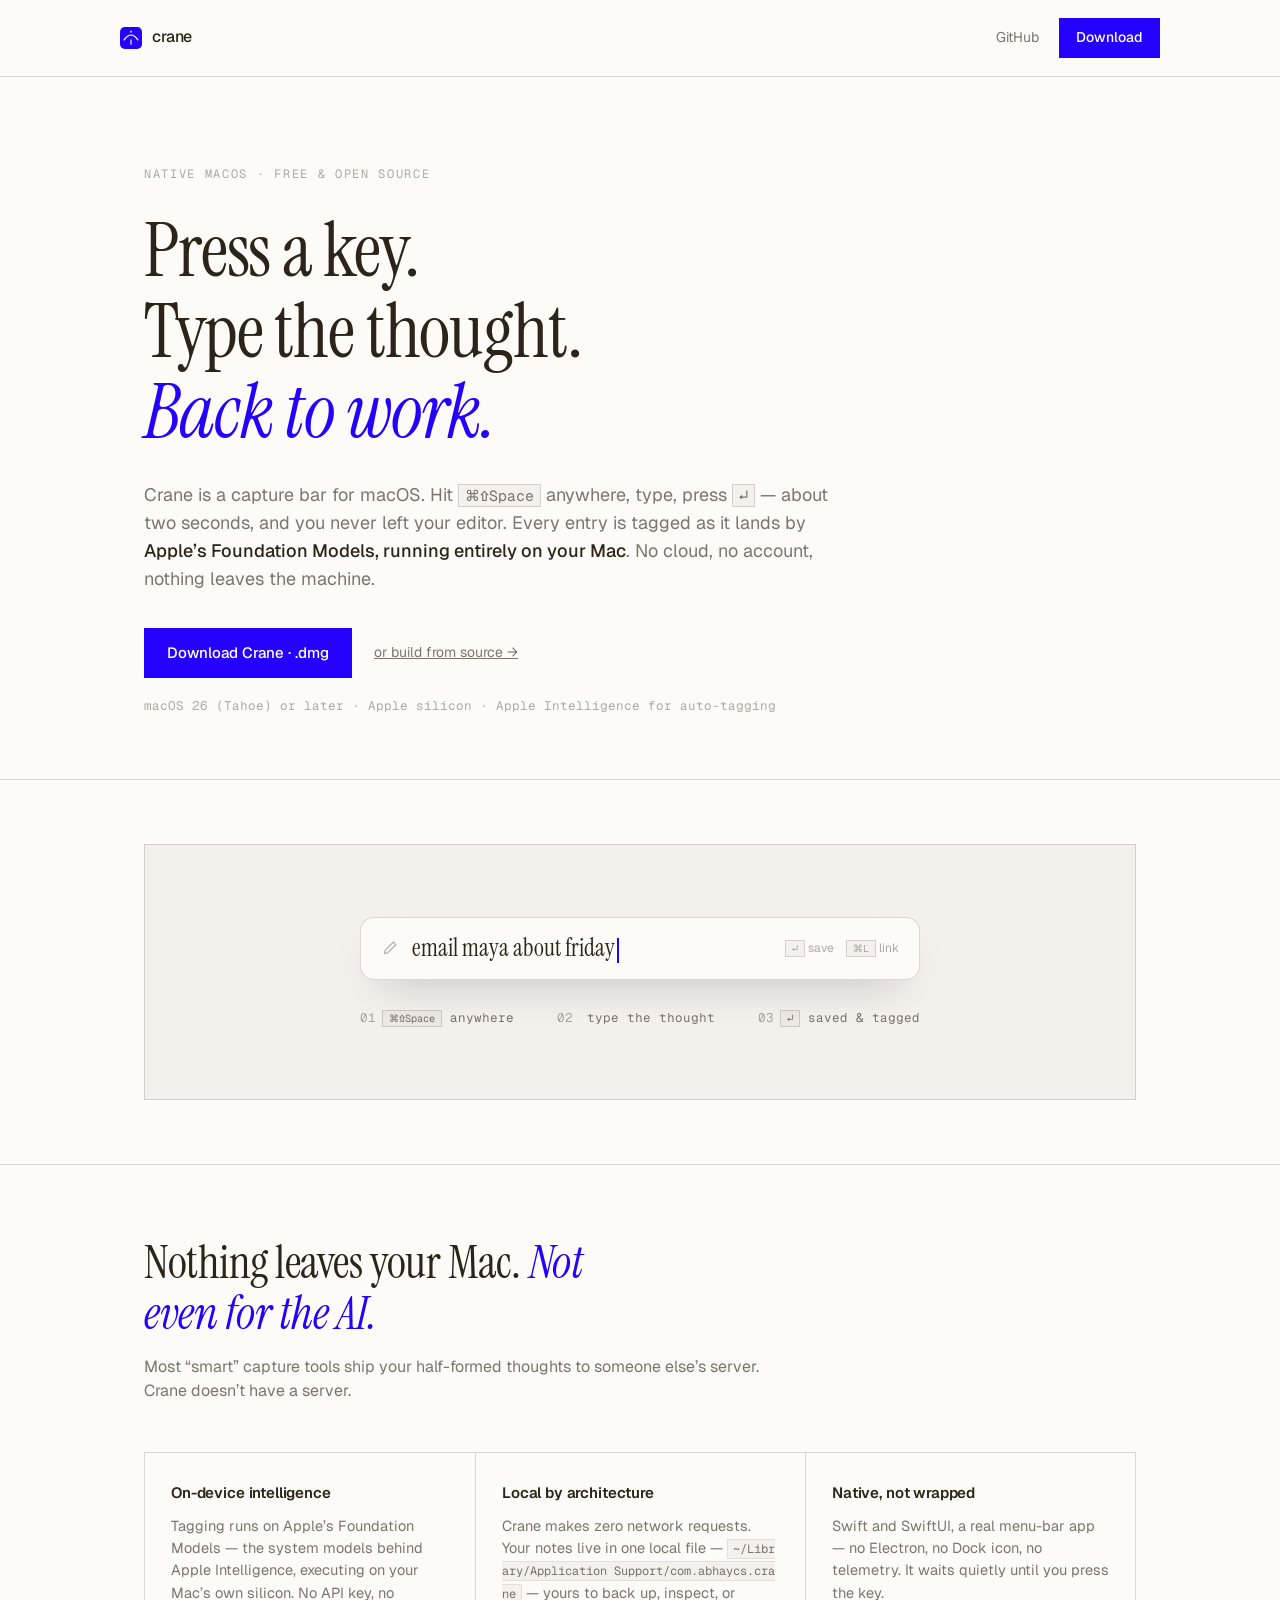
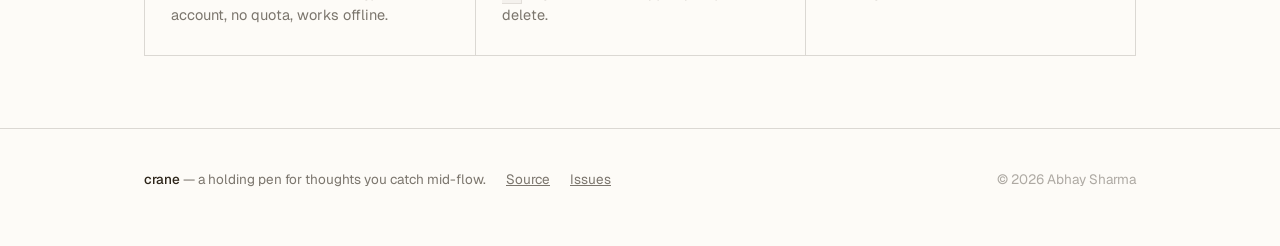
<file: landing/index.html>
<!doctype html>
<html lang="en">
<head>
  <meta charset="utf-8" />
  <meta name="viewport" content="width=device-width, initial-scale=1" />
  <meta name="color-scheme" content="light dark" />
  <title>Crane — capture a thought in two seconds, entirely on your Mac</title>
  <meta name="description" content="Crane is a native macOS capture bar. ⌘⇧Space anywhere, type, Enter — saved and auto-tagged by Apple's on-device Foundation Models. No cloud. Nothing leaves your Mac." />
  <meta property="og:title" content="Crane for macOS" />
  <meta property="og:description" content="Press a key. Type a thought. Back to work. On-device AI tagging — nothing leaves your Mac." />
  <meta property="og:type" content="website" />

  <link rel="icon" type="image/svg+xml" href='data:image/svg+xml,<svg xmlns="http://www.w3.org/2000/svg" viewBox="0 0 512 512"><rect width="512" height="512" rx="112" fill="%232400FF"/><path fill="none" stroke="%23F7E6C8" stroke-width="32" stroke-linecap="round" d="M96 300q160-220 320 0"/><path fill="none" stroke="%23F7E6C8" stroke-width="28" stroke-linecap="round" d="M256 300v100"/><circle cx="256" cy="108" r="22" fill="%23F7E6C8"/></svg>' />

  <link rel="preconnect" href="https://fonts.googleapis.com" />
  <link rel="preconnect" href="https://fonts.gstatic.com" crossorigin />
  <link href="https://fonts.googleapis.com/css2?family=Geist:wght@400;500;600&family=Geist+Mono:wght@400;500&family=Instrument+Serif:ital@0;1&display=swap" rel="stylesheet" />

  <style>
    :root {
      --paper: #fdfbf7;
      --ink: #2c2419;
      --ink-muted: rgba(44, 36, 25, 0.62);
      --ink-faint: rgba(44, 36, 25, 0.38);
      --line: rgba(44, 36, 25, 0.16);
      --line-soft: rgba(44, 36, 25, 0.09);
      --blue: #2400ff;
      --blue-ink: #ffffff;
      --recess: rgba(44, 36, 25, 0.045);
      --serif: "Instrument Serif", "Iowan Old Style", Georgia, serif;
      --sans: "Geist", -apple-system, system-ui, sans-serif;
      --mono: "Geist Mono", ui-monospace, "SF Mono", monospace;
    }
    @media (prefers-color-scheme: dark) {
      :root {
        --paper: #14110e;
        --ink: #f4ede3;
        --ink-muted: rgba(244, 237, 227, 0.64);
        --ink-faint: rgba(244, 237, 227, 0.4);
        --line: rgba(244, 237, 227, 0.18);
        --line-soft: rgba(244, 237, 227, 0.1);
        --blue: #4d33ff;
        --recess: rgba(244, 237, 227, 0.05);
      }
    }

    * { box-sizing: border-box; margin: 0; }
    html { -webkit-font-smoothing: antialiased; text-size-adjust: 100%; }
    body {
      font-family: var(--sans);
      font-size: 16px;
      line-height: 1.55;
      color: var(--ink);
      background: var(--paper);
    }
    a { color: inherit; }
    img, svg { display: block; }

    .shell {
      max-width: 1040px;
      margin: 0 auto;
      padding: 0 24px;
    }

    /* ── Header ─────────────────────────────── */
    header {
      border-bottom: 1px solid var(--line);
    }
    .nav {
      display: flex;
      align-items: center;
      gap: 20px;
      padding: 18px 0;
    }
    .mark {
      display: flex;
      align-items: center;
      gap: 10px;
      margin-right: auto;
      text-decoration: none;
      font-weight: 500;
      letter-spacing: -0.01em;
    }
    .nav a.quiet {
      font-size: 14px;
      color: var(--ink-muted);
      text-decoration: none;
    }
    .nav a.quiet:hover { color: var(--ink); }

    .btn {
      display: inline-flex;
      align-items: center;
      gap: 8px;
      background: var(--blue);
      color: var(--blue-ink);
      text-decoration: none;
      font-size: 14px;
      font-weight: 500;
      padding: 8px 16px;
      border: 1px solid var(--blue);
    }
    .btn:hover { filter: brightness(1.12); }
    .btn--lg { font-size: 15px; padding: 12px 22px; }

    /* ── Hero ───────────────────────────────── */
    .hero {
      padding: 88px 0 64px;
      border-bottom: 1px solid var(--line);
    }
    .eyebrow {
      font-family: var(--mono);
      font-size: 12px;
      letter-spacing: 0.14em;
      text-transform: uppercase;
      color: var(--ink-faint);
      margin-bottom: 28px;
    }
    h1 {
      font-family: var(--serif);
      font-weight: 400;
      font-size: clamp(44px, 7vw, 76px);
      line-height: 1.06;
      letter-spacing: -0.015em;
    }
    h1 span { display: block; }
    h1 em, h2 em {
      font-style: italic;
      color: var(--blue);
    }
    .lede {
      margin-top: 28px;
      max-width: 58ch;
      font-size: 18px;
      color: var(--ink-muted);
    }
    .lede strong { color: var(--ink); font-weight: 500; }
    kbd {
      font-family: var(--mono);
      font-size: 0.82em;
      padding: 1px 6px;
      border: 1px solid var(--line);
      background: var(--recess);
      white-space: nowrap;
    }
    .cta {
      margin-top: 36px;
      display: flex;
      align-items: center;
      gap: 22px;
      flex-wrap: wrap;
    }
    .cta .alt {
      font-size: 14px;
      color: var(--ink-muted);
    }
    .fine {
      margin-top: 18px;
      font-family: var(--mono);
      font-size: 12.5px;
      color: var(--ink-faint);
    }

    /* ── Capture bar mock ───────────────────── */
    .stage {
      padding: 64px 0;
      border-bottom: 1px solid var(--line);
    }
    .mock {
      border: 1px solid var(--line);
      background: var(--recess);
      padding: clamp(28px, 6vw, 72px) clamp(16px, 5vw, 64px);
    }
    .pill {
      max-width: 560px;
      margin: 0 auto;
      display: flex;
      align-items: center;
      gap: 14px;
      background: var(--paper);
      border: 1px solid var(--line);
      border-radius: 14px; /* the app’s panel is rounded; depict it truthfully */
      box-shadow: 0 18px 44px -22px rgba(0, 0, 0, 0.35);
      padding: 16px 20px;
    }
    .pill .glyph { color: var(--ink-faint); flex: none; }
    .pill .text {
      font-family: var(--serif);
      font-size: clamp(19px, 3vw, 24px);
      line-height: 1.2;
      white-space: nowrap;
      overflow: hidden;
    }
    .caret {
      display: inline-block;
      width: 2px;
      height: 1.05em;
      vertical-align: text-bottom;
      margin-left: 2px;
      background: var(--blue);
      animation: blink 1.1s steps(1) infinite;
    }
    @keyframes blink { 50% { opacity: 0; } }
    @media (prefers-reduced-motion: reduce) { .caret { animation: none; } }
    .pill .hints {
      margin-left: auto;
      display: flex;
      gap: 12px;
      font-size: 12px;
      color: var(--ink-faint);
      white-space: nowrap;
    }
    @media (max-width: 560px) { .pill .hints { display: none; } }

    .steps {
      max-width: 560px;
      margin: 28px auto 0;
      display: flex;
      justify-content: space-between;
      gap: 16px;
      font-family: var(--mono);
      font-size: 12.5px;
      color: var(--ink-muted);
    }
    .steps b { color: var(--ink-faint); font-weight: 400; margin-right: 6px; }
    @media (max-width: 560px) { .steps { flex-direction: column; gap: 8px; } }

    /* ── On-device section ──────────────────── */
    .local { padding: 72px 0; border-bottom: 1px solid var(--line); }
    h2 {
      font-family: var(--serif);
      font-weight: 400;
      font-size: clamp(32px, 4.5vw, 46px);
      line-height: 1.1;
      letter-spacing: -0.01em;
      max-width: 24ch;
    }
    .local .sub {
      margin-top: 16px;
      max-width: 56ch;
      color: var(--ink-muted);
    }
    .cols {
      margin-top: 48px;
      display: grid;
      grid-template-columns: repeat(3, 1fr);
      border: 1px solid var(--line);
    }
    .cols > div { padding: 28px 26px; }
    .cols > div + div { border-left: 1px solid var(--line); }
    @media (max-width: 760px) {
      .cols { grid-template-columns: 1fr; }
      .cols > div + div { border-left: 0; border-top: 1px solid var(--line); }
    }
    .cols h3 {
      font-size: 15px;
      font-weight: 600;
      letter-spacing: -0.01em;
    }
    .cols p {
      margin-top: 10px;
      font-size: 14.5px;
      color: var(--ink-muted);
    }
    .cols code {
      font-family: var(--mono);
      font-size: 12px;
      background: var(--recess);
      border: 1px solid var(--line-soft);
      padding: 1px 5px;
      word-break: break-all;
    }

    /* ── Footer ─────────────────────────────── */
    footer { padding: 40px 0 56px; }
    .foot {
      display: flex;
      align-items: baseline;
      gap: 20px;
      flex-wrap: wrap;
      font-size: 13.5px;
      color: var(--ink-muted);
    }
    .foot strong { color: var(--ink); font-weight: 500; }
    .foot a { color: var(--ink-muted); }
    .foot a:hover { color: var(--ink); }
    .foot .spacer { margin-left: auto; color: var(--ink-faint); }
  </style>
</head>
<body>

  <header>
    <div class="shell nav">
      <a class="mark" href="#">
        <svg width="22" height="22" viewBox="0 0 512 512" aria-hidden="true">
          <rect width="512" height="512" rx="112" fill="#2400FF" />
          <path fill="none" stroke="#F7E6C8" stroke-width="32" stroke-linecap="round" d="M96 300q160-220 320 0" />
          <path fill="none" stroke="#F7E6C8" stroke-width="28" stroke-linecap="round" d="M256 300v100" />
          <circle cx="256" cy="108" r="22" fill="#F7E6C8" />
        </svg>
        crane
      </a>
      <a class="quiet" href="https://github.com/abhay-cs/crane">GitHub</a>
      <a class="btn" href="https://github.com/abhay-cs/crane/releases/latest/download/Crane.dmg">Download</a>
    </div>
  </header>

  <section class="hero">
    <div class="shell">
      <p class="eyebrow">Native macOS · Free &amp; open source</p>
      <h1>
        <span>Press a key.</span>
        <span>Type the thought.</span>
        <span><em>Back to work.</em></span>
      </h1>
      <p class="lede">
        Crane is a capture bar for macOS. Hit <kbd>⌘⇧Space</kbd> anywhere, type, press <kbd>↵</kbd> —
        about two seconds, and you never left your editor. Every entry is tagged as it lands by
        <strong>Apple’s Foundation Models, running entirely on your Mac</strong>. No cloud, no account,
        nothing leaves the machine.
      </p>
      <div class="cta">
        <a class="btn btn--lg" href="https://github.com/abhay-cs/crane/releases/latest/download/Crane.dmg">Download Crane&nbsp;·&nbsp;.dmg</a>
        <a class="alt" href="https://github.com/abhay-cs/crane#run-it">or build from source →</a>
      </div>
      <p class="fine">macOS 26 (Tahoe) or later · Apple silicon · Apple Intelligence for auto-tagging</p>
    </div>
  </section>

  <section class="stage" aria-label="What Crane looks like">
    <div class="shell">
      <div class="mock">
        <div class="pill" role="img" aria-label="Crane’s floating capture bar with a half-typed thought">
          <span class="glyph" aria-hidden="true">
            <svg viewBox="0 0 20 20" width="17" height="17"><path d="M14.5 2.5l3 3-9.5 9.5-4 1 1-4 9.5-9.5z" stroke="currentColor" stroke-width="1.3" fill="none" /></svg>
          </span>
          <span class="text">email maya about friday<span class="caret"></span></span>
          <span class="hints" aria-hidden="true">
            <span><kbd>↵</kbd> save</span>
            <span><kbd>⌘L</kbd> link</span>
          </span>
        </div>
        <div class="steps" aria-hidden="true">
          <span><b>01</b><kbd>⌘⇧Space</kbd> anywhere</span>
          <span><b>02</b> type the thought</span>
          <span><b>03</b><kbd>↵</kbd> saved &amp; tagged</span>
        </div>
      </div>
    </div>
  </section>

  <section class="local">
    <div class="shell">
      <h2>Nothing leaves your Mac. <em>Not even for the AI.</em></h2>
      <p class="sub">
        Most “smart” capture tools ship your half-formed thoughts to someone else’s server.
        Crane doesn’t have a server.
      </p>
      <div class="cols">
        <div>
          <h3>On-device intelligence</h3>
          <p>
            Tagging runs on Apple’s Foundation Models — the system models behind Apple Intelligence,
            executing on your Mac’s own silicon. No API key, no account, no quota, works offline.
          </p>
        </div>
        <div>
          <h3>Local by architecture</h3>
          <p>
            Crane makes zero network requests. Your notes live in one local file —
            <code>~/Library/Application Support/com.abhaycs.crane</code> — yours to back up,
            inspect, or delete.
          </p>
        </div>
        <div>
          <h3>Native, not wrapped</h3>
          <p>
            Swift and SwiftUI, a real menu-bar app — no Electron, no Dock icon, no telemetry.
            It waits quietly until you press the key.
          </p>
        </div>
      </div>
    </div>
  </section>

  <footer>
    <div class="shell foot">
      <span><strong>crane</strong> — a holding pen for thoughts you catch mid-flow.</span>
      <a href="https://github.com/abhay-cs/crane">Source</a>
      <a href="https://github.com/abhay-cs/crane/issues">Issues</a>
      <span class="spacer">© 2026 Abhay Sharma</span>
    </div>
  </footer>

</body>
</html>
</file>
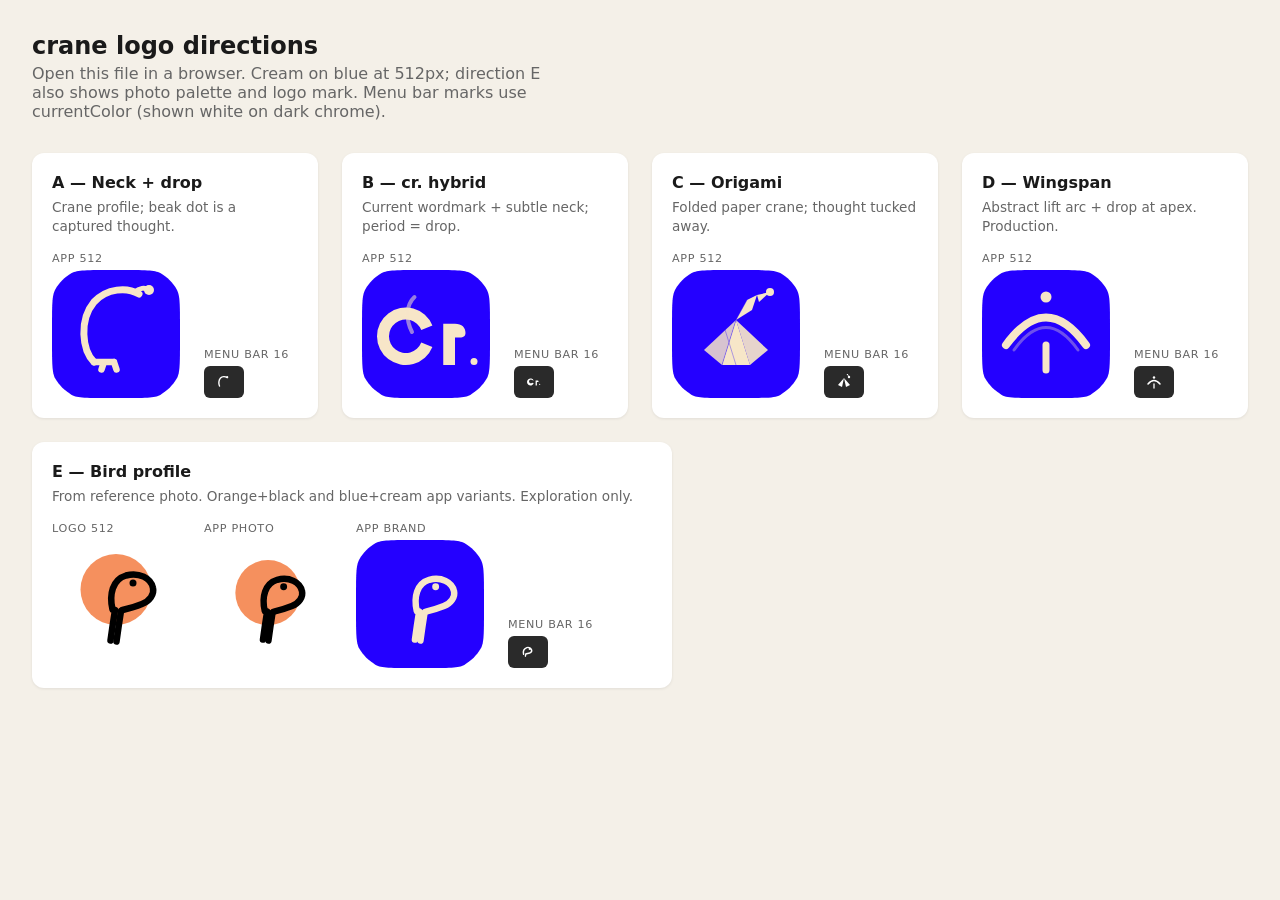
<file: icons/preview.html>
<!DOCTYPE html>
<html lang="en">
<head>
  <meta charset="utf-8"/>
  <meta name="viewport" content="width=device-width, initial-scale=1"/>
  <title>crane logo directions — preview</title>
  <style>
    :root { --ink: #1a1a1a; --muted: #666; }
    * { box-sizing: border-box; }
    body {
      font-family: system-ui, sans-serif;
      background: #f4f0e8;
      color: var(--ink);
      margin: 0;
      padding: 2rem;
    }
    h1 { font-size: 1.5rem; font-weight: 600; margin: 0 0 0.25rem; }
    p.lead { color: var(--muted); margin: 0 0 2rem; max-width: 52ch; }
    .grid {
      display: grid;
      grid-template-columns: repeat(auto-fill, minmax(280px, 1fr));
      gap: 1.5rem;
    }
    .card {
      background: #fff;
      border-radius: 12px;
      padding: 1.25rem;
      box-shadow: 0 1px 3px rgba(0,0,0,0.08);
    }
    .card h2 { font-size: 1rem; margin: 0 0 0.35rem; }
    .card .desc { font-size: 0.85rem; color: var(--muted); margin: 0 0 1rem; line-height: 1.4; }
    .row { display: flex; align-items: flex-end; gap: 1.5rem; flex-wrap: wrap; }
    .row img { display: block; }
    .label { font-size: 0.7rem; text-transform: uppercase; letter-spacing: 0.06em; color: var(--muted); margin-bottom: 0.35rem; }
    .menubar-wrap {
      background: #2a2a2a;
      padding: 8px 12px;
      border-radius: 6px;
      display: inline-flex;
      align-items: center;
    }
    .menubar-wrap img { filter: brightness(0) invert(1); }
    .card-wide { grid-column: 1 / -1; max-width: 640px; }
  </style>
</head>
<body>
  <h1>crane logo directions</h1>
  <p class="lead">Open this file in a browser. Cream on blue at 512px; direction E also shows photo palette and logo mark. Menu bar marks use currentColor (shown white on dark chrome).</p>
  <div class="grid" id="grid"></div>
  <script>
    const dirs = [
      { folder: 'direction-a-neck-drop', title: 'A — Neck + drop', desc: 'Crane profile; beak dot is a captured thought.', app: 'app-512.svg' },
      { folder: 'direction-b-cr-hybrid', title: 'B — cr. hybrid', desc: 'Current wordmark + subtle neck; period = drop.', app: 'app-512.svg' },
      { folder: 'direction-c-origami', title: 'C — Origami', desc: 'Folded paper crane; thought tucked away.', app: 'app-512.svg' },
      { folder: 'direction-d-wingspan', title: 'D — Wingspan', desc: 'Abstract lift arc + drop at apex. Production.', app: 'app-512.svg' },
    ];
    const eDir = {
      folder: 'direction-e-bird-profile',
      title: 'E — Bird profile',
      desc: 'From reference photo. Orange+black and blue+cream app variants. Exploration only.',
    };
    function cardHtml(d, extra) {
      var appSrc = d.folder + '/' + (d.app || 'app-512.svg');
      var html = '<article class="card' + (extra || '') + '">' +
        '<h2>' + d.title + '</h2>' +
        '<p class="desc">' + d.desc + '</p>' +
        '<div class="row">';
      if (d.logo) {
        html += '<div><div class="label">Logo 512</div>' +
          '<img src="' + d.folder + '/logo-512.svg" width="128" height="128" alt="' + d.title + ' logo"/></div>';
      }
      if (d.appPhoto) {
        html += '<div><div class="label">App photo</div>' +
          '<img src="' + d.folder + '/app-512-photo.svg" width="128" height="128" alt="' + d.title + ' app photo"/></div>';
      }
      if (d.appBrand) {
        html += '<div><div class="label">App brand</div>' +
          '<img src="' + d.folder + '/app-512-brand.svg" width="128" height="128" alt="' + d.title + ' app brand"/></div>';
      }
      if (!d.appPhoto && !d.appBrand) {
        html += '<div><div class="label">App 512</div>' +
          '<img src="' + appSrc + '" width="128" height="128" alt="' + d.title + ' app"/></div>';
      }
      html += '<div><div class="label">Menu bar 16</div>' +
        '<div class="menubar-wrap">' +
        '<img src="' + d.folder + '/menubar-16.svg" width="16" height="16" alt="' + d.title + ' menubar"/>' +
        '</div></div></div></article>';
      return html;
    }
    var grid = document.getElementById('grid');
    grid.innerHTML = dirs.map(function (d) { return cardHtml(d); }).join('') +
      cardHtml({
        folder: eDir.folder,
        title: eDir.title,
        desc: eDir.desc,
        logo: true,
        appPhoto: true,
        appBrand: true,
      }, ' card-wide');
  </script>
</body>
</html>
</file>
